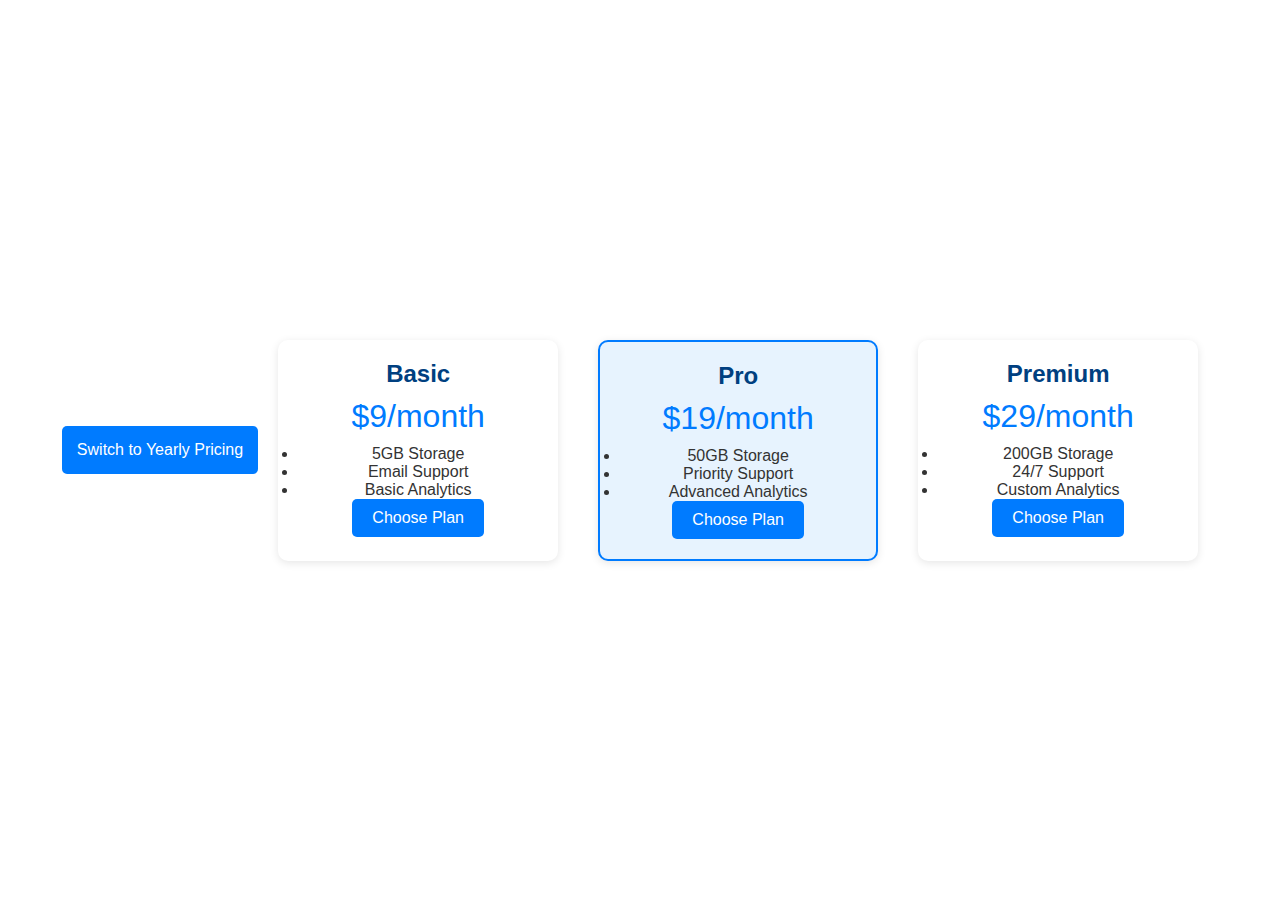
<file: index.html>
<!DOCTYPE html>
<html lang="en">
<head>
    <meta charset="UTF-8">
    <meta name="viewport" content="width=device-width, initial-scale=1.0">
    <title>Responsive Pricing Table</title>
    <link rel="stylesheet" href="css/styles.css">
</head>
<body>

    <!-- Toggle button for Monthly/Yearly Pricing -->
    <div class="toggle-container">
        <button id="togglePricing" class="toggle-btn">Switch to Yearly Pricing</button>
    </div>

    <!-- Pricing Table -->
    <div class="pricing-table">
        <!-- Basic Plan -->
        <div class="pricing-plan basic">
            <h3>Basic</h3>
            <p class="price">$9/month</p>
            <ul>
                <li>5GB Storage</li>
                <li>Email Support</li>
                <li>Basic Analytics</li>
            </ul>
            <button class="cta-btn" data-plan="Basic" data-price="9">Choose Plan</button>
        </div>
        <!-- Pro Plan (Featured) -->
        <div class="pricing-plan pro featured">
            <h3>Pro</h3>
            <p class="price">$19/month</p>
            <ul>
                <li>50GB Storage</li>
                <li>Priority Support</li>
                <li>Advanced Analytics</li>
            </ul>
            <button class="cta-btn" data-plan="Pro" data-price="19">Choose Plan</button>
        </div>
        <!-- Premium Plan -->
        <div class="pricing-plan premium">
            <h3>Premium</h3>
            <p class="price">$29/month</p>
            <ul>
                <li>200GB Storage</li>
                <li>24/7 Support</li>
                <li>Custom Analytics</li>
            </ul>
            <button class="cta-btn" data-plan="Premium" data-price="29">Choose Plan</button>
        </div>
    </div>

    <script src="js/script.js"></script> <!-- JavaScript File -->
</body>
</html>
</file>
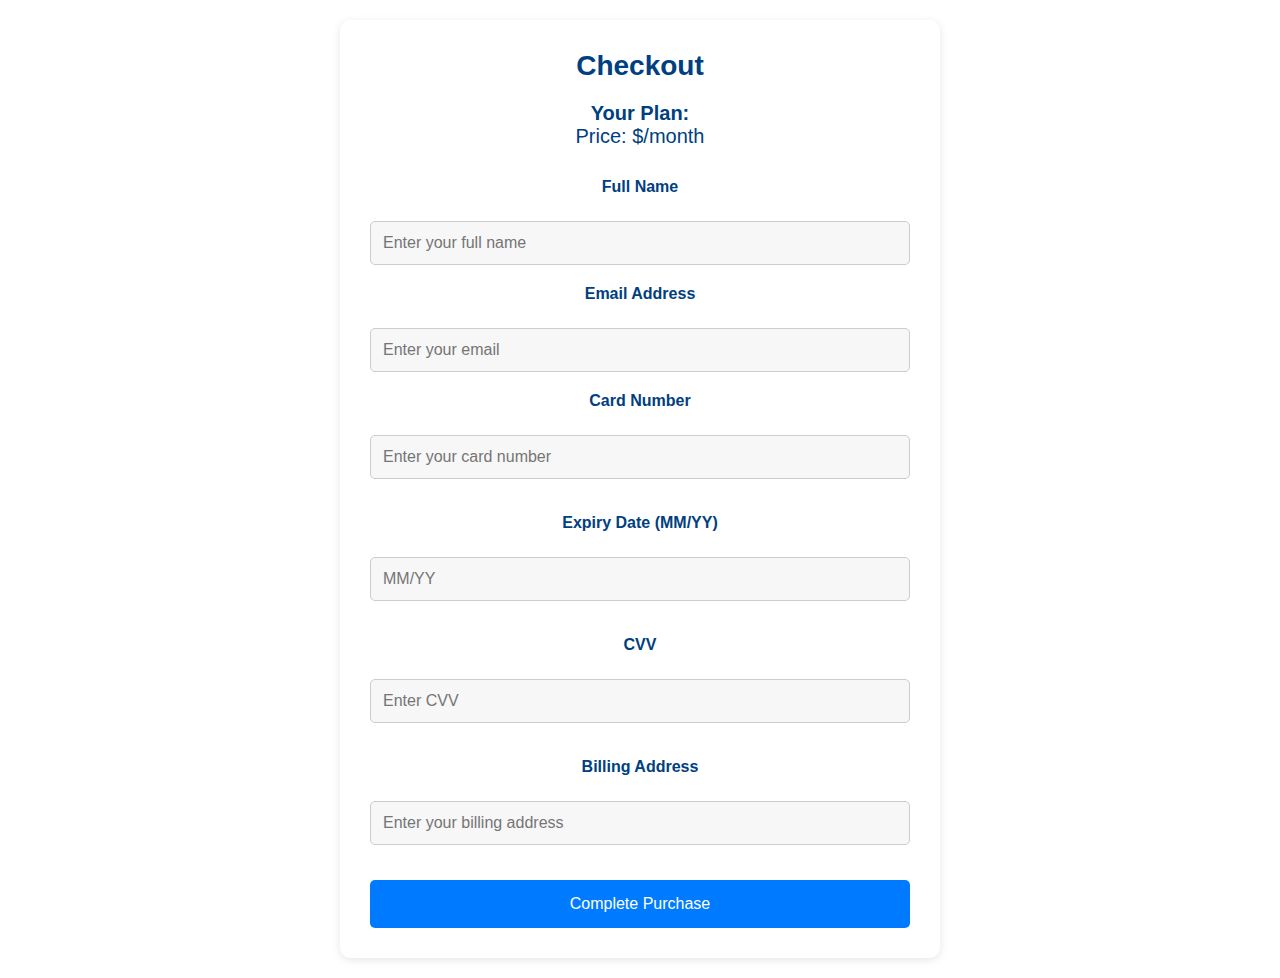
<file: checkout.html>
<!DOCTYPE html>
<html lang="en">
<head>
    <meta charset="UTF-8">
    <meta name="viewport" content="width=device-width, initial-scale=1.0">
    <title>Checkout Page</title>
    <link rel="stylesheet" href="css/styles.css">
</head>
<body>

    <div class="checkout-container">
        <h2>Checkout</h2>

        <!-- Display Selected Plan -->
        <div class="selected-plan">
            <h3>Your Plan: <span id="plan-name"></span></h3>
            <p>Price: $<span id="plan-price"></span>/month</p>
        </div>

        <form id="checkout-form">
            <!-- Personal Details -->
            <label for="name">Full Name</label>
            <input type="text" id="name" name="name" placeholder="Enter your full name" required>

            <label for="email">Email Address</label>
            <input type="email" id="email" name="email" placeholder="Enter your email" required>

            <!-- Card Details Section -->
            <label for="card-number">Card Number</label>
            <input type="text" id="card-number" name="card-number" placeholder="Enter your card number" required>

            <label for="expiry-date">Expiry Date (MM/YY)</label>
            <input type="text" id="expiry-date" name="expiry-date" placeholder="MM/YY" required>

            <label for="cvv">CVV</label>
            <input type="text" id="cvv" name="cvv" placeholder="Enter CVV" required>

            <!-- Billing Address Section -->
            <label for="billing-address">Billing Address</label>
            <input type="text" id="billing-address" name="billing-address" placeholder="Enter your billing address" required>

            <button type="submit">Complete Purchase</button>
        </form>
    </div>

    <script src="js/checkout.js"></script> <!-- JavaScript to populate checkout form -->
</body>
</html>
</file>
<file: css/styles.css>
/* Global Reset */
* {
    margin: 0;
    padding: 0;
    box-sizing: border-box;
}

body {
    font-family: Arial, sans-serif;
    background-color: white;  /* Global black background */
    color: #333;
    display: flex;
    justify-content: center;
    align-items: center;
    min-height: 100vh;
    padding: 20px;
}

/* Common button styles */
button {
    padding: 15px;
    background-color: #007bff; /* Blue button */
    color: white;
    font-size: 16px;
    border: none;
    border-radius: 5px;
    cursor: pointer;
    transition: background-color 0.3s;
}

button:hover {
    background-color: #0056b3; /* Darker blue on hover */
}

/* Common form styles */
input {
    padding: 12px;
    border: 1px solid #ccc;
    border-radius: 5px;
    background-color: #f7f7f7; /* Light gray background */
    color: #333;
    font-size: 16px;
}

input:focus {
    outline: none;
    border-color: #007bff;  /* Blue focus border */
    background-color: white;
}

/* Header for both pages */
h2 {
    font-size: 28px;
    color: #004080;
    margin-bottom: 20px;
}

/* === Pricing Table Specific Styles === */

/* Pricing Table Container */
.pricing-table {
    display: flex;
    justify-content: center;
    gap: 40px;
    flex-wrap: wrap;
    max-width: 1200px;
    margin: 0 20px;
}

/* Individual Pricing Plan Card */
.pricing-plan {
    background-color: #fff;
    border-radius: 10px;
    padding: 20px;
    width: 280px;
    text-align: center;
    box-shadow: 0 2px 8px rgba(0, 0, 0, 0.1);
    transition: transform 0.3s ease;
}

/* Title and Pricing */
.pricing-plan h3 {
    font-size: 24px;
    color: #004080; /* Dark blue for the title */
}

.pricing-plan .price {
    font-size: 32px;
    color: #007bff; /* Bright blue for price */
    margin: 10px 0;
}

/* Featured Plan Style */
.featured {
    background-color: #e7f3fe;
    border: 2px solid #007bff;
}

/* CTA Button Styling */
.cta-btn {
    padding: 10px 20px;
    background-color: #007bff;
    color: white;
    font-size: 16px;
    border: none;
    border-radius: 5px;
    cursor: pointer;
    transition: background-color 0.3s;
}

.cta-btn:hover {
    background-color: #0056b3;
}

/* === Checkout Page Specific Styles === */

/* Checkout Container */
.checkout-container {
    background-color: #fff;
    border-radius: 10px;
    padding: 30px;
    width: 100%;
    max-width: 600px;
    box-shadow: 0 2px 8px rgba(0, 0, 0, 0.1);
    text-align: center;
}

/* Selected Plan */
.selected-plan {
    margin-bottom: 30px;
}

.selected-plan h3, .selected-plan p {
    color: #004080;
    font-size: 20px;
}

.selected-plan span {
    font-weight: bold;
}

/* Form Styles */
form {
    display: flex;
    flex-direction: column;
    gap: 20px;
}

/* Labels */
label {
    font-size: 16px;
    color: #004080;
    font-weight: bold;
}

/* Submit Button */
button {
    padding: 15px;
    background-color: #007bff;
    color: white;
    font-size: 16px;
    border: none;
    border-radius: 5px;
    cursor: pointer;
    transition: background-color 0.3s;
}

button:hover {
    background-color: #0056b3;
}

/* === Responsive Styles === */
@media (max-width: 768px) {
    .pricing-table {
        flex-direction: column;
        gap: 20px;
    }

    .checkout-container {
        padding: 20px;
        width: 90%;
    }
}

/* Card Details Section */
#card-number, #expiry-date, #cvv, #billing-address {
    padding: 12px;
    border: 1px solid #ccc;
    border-radius: 5px;
    background-color: #f7f7f7; /* Light gray background */
    color: #333;
    font-size: 16px;
    margin-bottom: 15px;
}

#card-number:focus, #expiry-date:focus, #cvv:focus, #billing-address:focus {
    outline: none;
    border-color: #007bff;  /* Blue focus border */
    background-color: white;
}

/* Labels */
label {
    font-size: 16px;
    color: #004080;
    font-weight: bold;
    margin-bottom: 5px;
    display: block;
}

/* Button Styling */
button {
    padding: 15px;
    background-color: #007bff;
    color: white;
    font-size: 16px;
    border: none;
    border-radius: 5px;
    cursor: pointer;
    transition: background-color 0.3s;
}

button:hover {
    background-color: #0056b3; /* Darker blue on hover */
}
</file>
